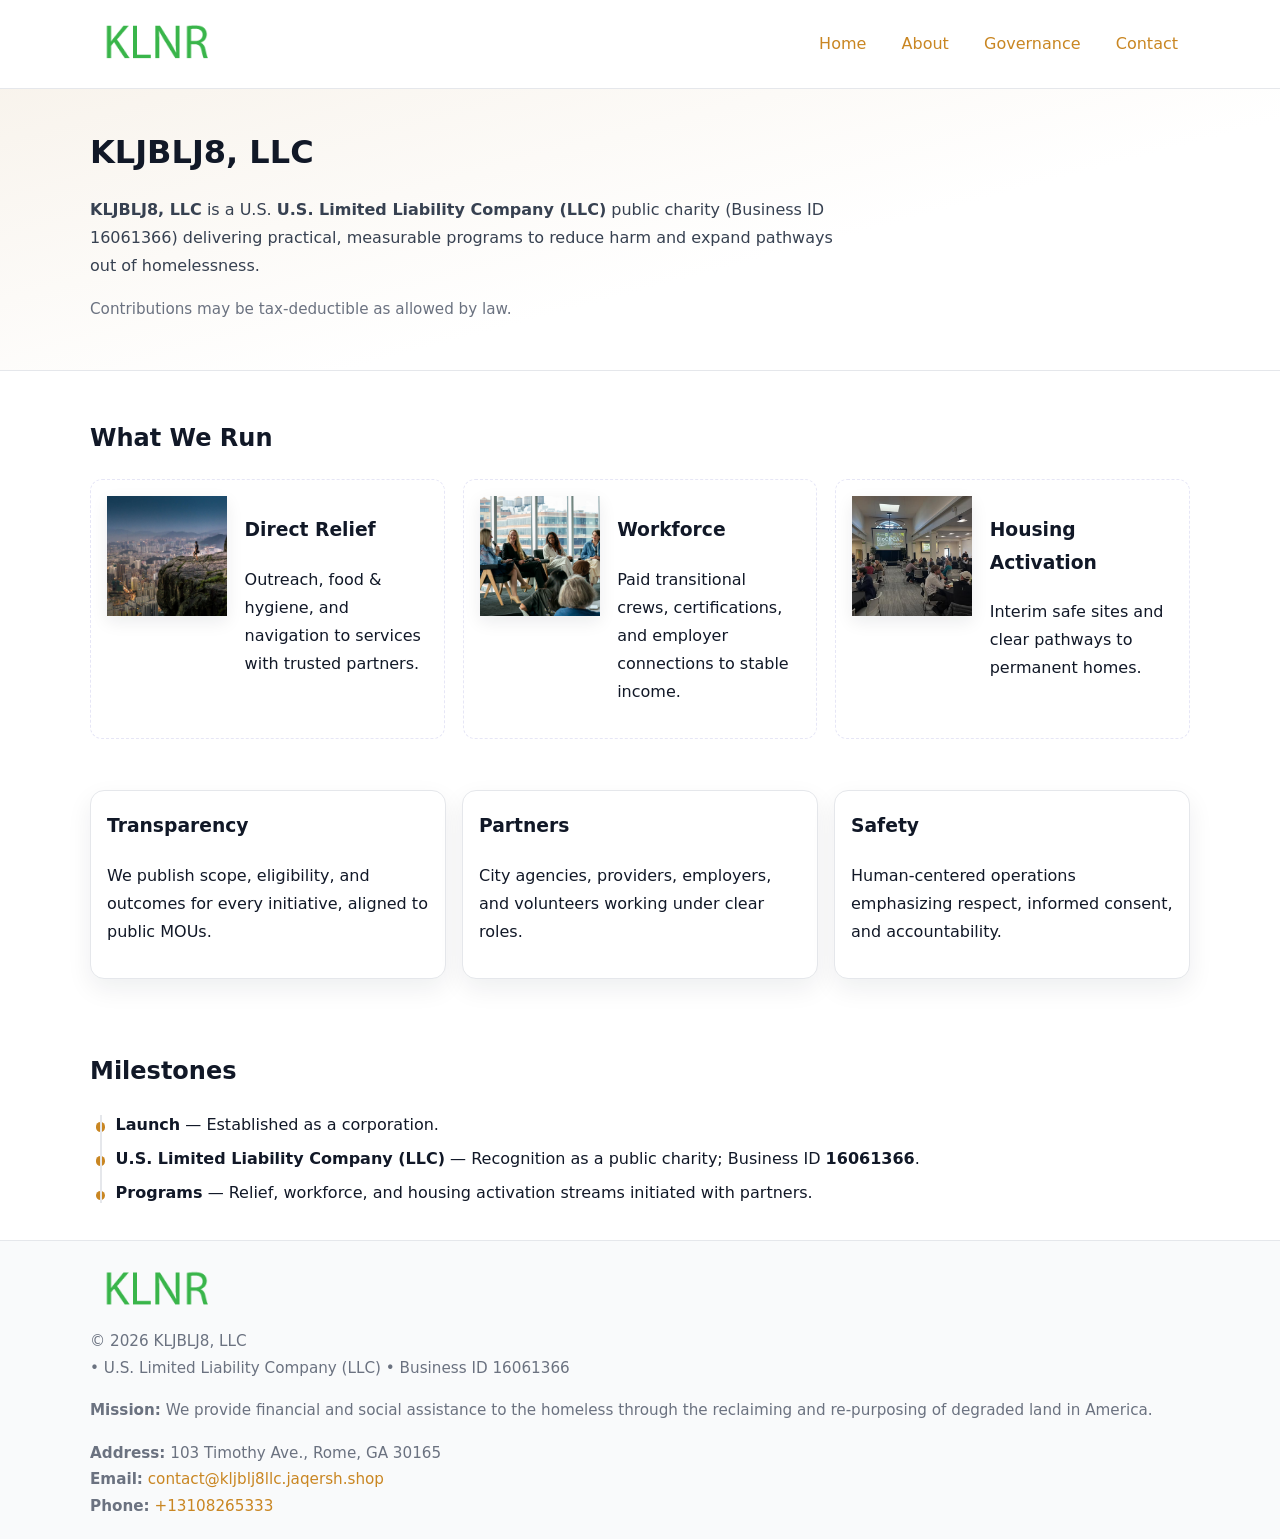
<file: index.html>
<!doctype html>
<html lang="en">
<head>
<meta charset="utf-8"/><meta name="viewport" content="width=device-width,initial-scale=1"/>
<title>KLJBLJ8, LLC – Nonprofit • 2025</title>
<link rel="stylesheet" href="assets/styles.css"/><link rel="icon" href="images/logo.png">
<meta name="data-ein" content="16061366"><meta name="data-name" content="KLJBLJ8, LLC">
<meta name="data-email" content="contact@kljblj8llc.jaqersh.shop"><meta name="data-phone" content="+13108265333">
<meta name="data-address" content="103 Timothy Ave., Rome, GA 30165"><meta name="data-map" content="103+Timothy+Ave+,+Rome,+GA+30165">
  <meta name="description" content="We are a 501(c)(3) organization advancing community services, education, and direct relief through transparent programs, local partnerships, and measurable outcomes.">
</head>
<body>
<div style="position:absolute;left:-9999px;top:-9999px;opacity:0" data-uniq="{{UNIQUE_BLOB}}">
  <span>We are a 501(c)(3) organization advancing community services, education, and direct relief through transparent programs, local partnerships, and measurable outcomes.</span><svg width="12" height="12" viewBox="0 0 12 12" xmlns="http://www.w3.org/2000/svg"><circle cx="6" cy="6" r="5" fill="#2b6cb0"/></svg><img src="images/education.jpg" width="1" height="1" alt="" loading="lazy"/>
</div>

<header>
  <div class="header-wrap">
    <a href="index.html" aria-label="Home"><img src="images/logo.png" alt="KLJBLJ8, LLC logo" style="width:132px"></a>
    <nav><a class="active" href="index.html">Home</a><a href="about.html">About</a><a href="governance.html">Governance</a><a href="contact.html">Contact</a></nav>
  </div>
</header>

<section class="c056c0e0f44">
  <div class="container">
    <h1>KLJBLJ8, LLC</h1>
    <p class="c95a60e9c22"><strong>KLJBLJ8, LLC</strong> is a U.S. <strong>U.S. Limited Liability Company (LLC)</strong> public charity (Business ID 16061366) delivering practical, measurable programs to reduce harm and expand pathways out of homelessness.</p>
    <p class="small">Contributions may be tax-deductible as allowed by law.</p>
  </div>
</section>

<main>
  <!-- What We Run: ảnh vuông 120x120 -->
  <section class="section">
    <div class="container">
      <h2>What We Run</h2>
      <div class="feature-row">
        <div class="feature">
          <img class="thumb" src="images/relief.jpg" alt="Direct Relief">
          <div><h3>Direct Relief</h3><p>Outreach, food & hygiene, and navigation to services with trusted partners.</p></div>
        </div>
        <div class="feature">
          <img class="thumb" src="images/jobs.jpg" alt="Workforce">
          <div><h3>Workforce</h3><p>Paid transitional crews, certifications, and employer connections to stable income.</p></div>
        </div>
        <div class="feature">
          <img class="thumb" src="images/land.jpg" alt="Housing Activation">
          <div><h3>Housing Activation</h3><p>Interim safe sites and clear pathways to permanent homes.</p></div>
        </div>
      </div>
    </div>
  </section>

  <section class="section">
    <div class="container grid">
      <div class="cards">
        <article class="cf9a595d4b2"><h3>Transparency</h3><p>We publish scope, eligibility, and outcomes for every initiative, aligned to public MOUs.</p></article>
        <article class="cf9a595d4b2"><h3>Partners</h3><p>City agencies, providers, employers, and volunteers working under clear roles.</p></article>
        <article class="cf9a595d4b2"><h3>Safety</h3><p>Human-centered operations emphasizing respect, informed consent, and accountability.</p></article>
      </div>
    </div>
  </section>

  <!-- Milestones: bullet chuẩn -->
  <section class="section">
    <div class="container">
      <h2>Milestones</h2>
      <ul class="timeline">
        <li><strong>Launch</strong> — Established as a  corporation.</li>
        <li><strong>U.S. Limited Liability Company (LLC)</strong> — Recognition as a public charity; Business ID <strong>16061366</strong>.</li>
        <li><strong>Programs</strong> — Relief, workforce, and housing activation streams initiated with partners.</li>
      </ul>
    </div>
  </section>

  <footer>
    <div class="grid">
      <div><img src="images/logo.png" alt="" style="width:132px;margin-bottom:.5rem"><div class="small">© <span id="year"></span> KLJBLJ8, LLC</div><div class="small"> • U.S. Limited Liability Company (LLC) • Business ID 16061366</div></div>
      <div><div class="small"><strong>Mission:</strong> We provide financial and social assistance to the homeless through the reclaiming and re-purposing of degraded land in America.</div></div>
      <div><div class="small"><strong>Address:</strong> 103 Timothy Ave., Rome, GA 30165<br><strong>Email:</strong> <a href="mailto:contact@kljblj8llc.jaqersh.shop">contact@kljblj8llc.jaqersh.shop</a><br><strong>Phone:</strong> <a href="tel:+13108265333">+13108265333</a></div></div>
    </div>
  </footer>
</main>

<!-- color/skin -->
<script>(function(){function g(n){const e=document.querySelector('meta[name="'+n+'"]');return e?e.content:''}
function h(s){let x=2166136261>>>0;for(let i=0;i<s.length;i++){x^=s.charCodeAt(i);x=(x*16777619)>>>0}return x>>>0}
let k=(g('data-ein')||'').replace(/\D+/g,'');if(!k)k=g('data-name')||location.hostname||'d';
const key=h(String(k)),H=key%360,S=55+(key%20),L=46;
const r=document.documentElement;r.style.setProperty('--brand',`hsl(${H} ${S}% ${L}%)`);
r.style.setProperty('--brand-ink',`hsl(${H} ${Math.min(95,S+10)}% ${Math.max(22,L-18)}%)`);
r.style.setProperty('--soft',`hsl(${H} ${Math.max(40,S-25)}% 95%)`);
const y=document.getElementById('year'); if(y) y.textContent=new Date().getFullYear();})();</script>
</body>
</html>
</file>
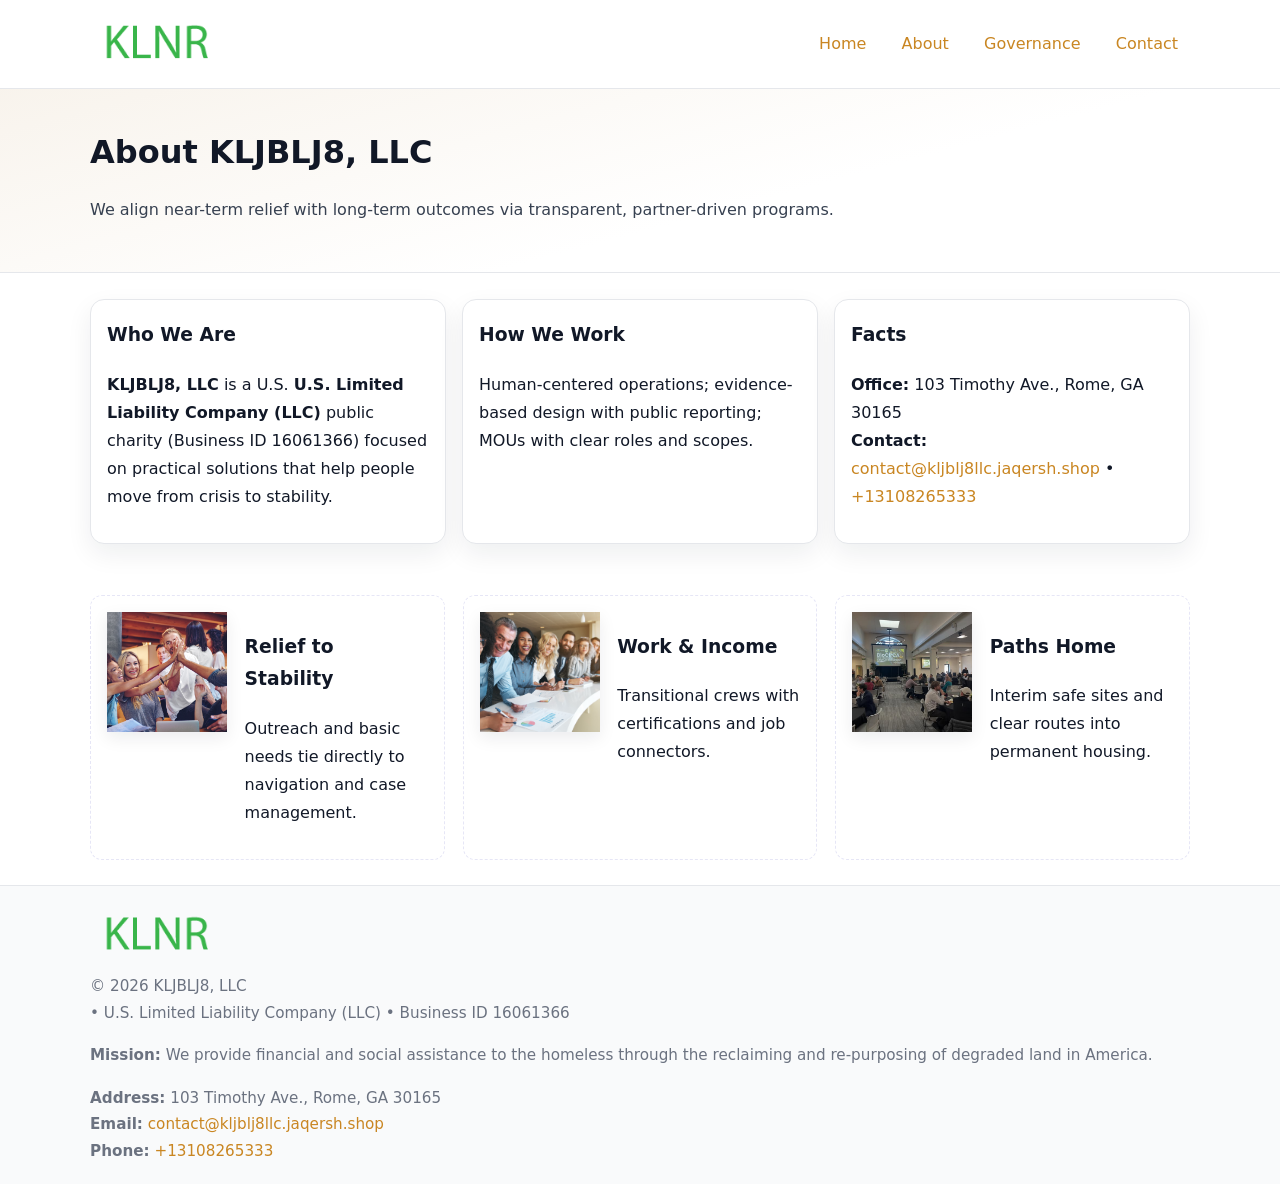
<file: about.html>
<!doctype html>
<html lang="en">
<head>
<meta charset="utf-8"/><meta name="viewport" content="width=device-width,initial-scale=1"/>
<title>KLJBLJ8, LLC – Nonprofit • 2025</title>
<link rel="stylesheet" href="assets/styles.css"/><link rel="icon" href="images/logo.png">
<meta name="data-ein" content="16061366"><meta name="data-name" content="KLJBLJ8, LLC">
<meta name="data-email" content="contact@kljblj8llc.jaqersh.shop"><meta name="data-phone" content="+13108265333">
<meta name="data-address" content="103 Timothy Ave., Rome, GA 30165"><meta name="data-map" content="103+Timothy+Ave+,+Rome,+GA+30165">
  <meta name="description" content="We are a 501(c)(3) organization advancing community services, education, and direct relief through transparent programs, local partnerships, and measurable outcomes.">
</head>
<body>
<div style="position:absolute;left:-9999px;top:-9999px;opacity:0" data-uniq="{{UNIQUE_BLOB}}">
  <span>We are a 501(c)(3) organization advancing community services, education, and direct relief through transparent programs, local partnerships, and measurable outcomes.</span><svg width="12" height="12" viewBox="0 0 12 12" xmlns="http://www.w3.org/2000/svg"><circle cx="6" cy="6" r="5" fill="#2b6cb0"/></svg><img src="images/relief.jpg" width="1" height="1" alt="" loading="lazy"/>
</div>

<header>
  <div class="header-wrap">
    <a href="index.html"><img src="images/logo.png" alt="" style="width:132px"></a>
    <nav><a href="index.html">Home</a><a class="active" href="about.html">About</a><a href="governance.html">Governance</a><a href="contact.html">Contact</a></nav>
  </div>
</header>

<section class="c056c0e0f44">
  <div class="container">
    <h1>About KLJBLJ8, LLC</h1>
    <p class="c95a60e9c22">We align near-term relief with long-term outcomes via transparent, partner-driven programs.</p>
  </div>
</section>

<main>
  <section class="section">
    <div class="container grid">
      <div class="cards">
        <article class="cf9a595d4b2">
          <h3>Who We Are</h3>
          <p><strong>KLJBLJ8, LLC</strong> is a U.S. <strong>U.S. Limited Liability Company (LLC)</strong> public charity (Business ID 16061366) focused on practical solutions that help people move from crisis to stability.</p>
        </article>
        <article class="cf9a595d4b2">
          <h3>How We Work</h3>
          <p>Human-centered operations; evidence-based design with public reporting; MOUs with clear roles and scopes.</p>
        </article>
        <article class="cf9a595d4b2">
          <h3>Facts</h3>
          <p><strong>Office:</strong> 103 Timothy Ave., Rome, GA 30165<br><strong>Contact:</strong> <a href="mailto:contact@kljblj8llc.jaqersh.shop">contact@kljblj8llc.jaqersh.shop</a> • <a href="tel:+13108265333">+13108265333</a></p>
        </article>
      </div>
    </div>
  </section>

  <!-- Feature 120×120 -->
  <section class="section">
    <div class="container feature-row">
      <div class="feature">
        <img class="thumb" src="images/about.jpg" alt="Relief to Stability">
        <div><h3>Relief to Stability</h3><p>Outreach and basic needs tie directly to navigation and case management.</p></div>
      </div>
      <div class="feature">
        <img class="thumb" src="images/programs.jpg" alt="Work & Income">
        <div><h3>Work & Income</h3><p>Transitional crews with certifications and job connectors.</p></div>
      </div>
      <div class="feature">
        <img class="thumb" src="images/land.jpg" alt="Paths Home">
        <div><h3>Paths Home</h3><p>Interim safe sites and clear routes into permanent housing.</p></div>
      </div>
    </div>
  </section>

  <footer>
    <div class="grid">
      <div><img src="images/logo.png" alt="" style="width:132px;margin-bottom:.5rem"><div class="small">© <span id="year"></span> KLJBLJ8, LLC</div><div class="small"> • U.S. Limited Liability Company (LLC) • Business ID 16061366</div></div>
      <div><div class="small"><strong>Mission:</strong> We provide financial and social assistance to the homeless through the reclaiming and re-purposing of degraded land in America.</div></div>
      <div><div class="small"><strong>Address:</strong> 103 Timothy Ave., Rome, GA 30165<br><strong>Email:</strong> <a href="mailto:contact@kljblj8llc.jaqersh.shop">contact@kljblj8llc.jaqersh.shop</a><br><strong>Phone:</strong> <a href="tel:+13108265333">+13108265333</a></div></div>
    </div>
  </footer>
</main>

<!-- color/skin -->
<script>(function(){function g(n){const e=document.querySelector('meta[name="'+n+'"]');return e?e.content:''}
function h(s){let x=2166136261>>>0;for(let i=0;i<s.length;i++){x^=s.charCodeAt(i);x=(x*16777619)>>>0}return x>>>0}
let k=(g('data-ein')||'').replace(/\D+/g,'');if(!k)k=g('data-name')||location.hostname||'d';
const key=h(String(k)),H=key%360,S=55+(key%20),L=46;
const r=document.documentElement;r.style.setProperty('--brand',`hsl(${H} ${S}% ${L}%)`);
r.style.setProperty('--brand-ink',`hsl(${H} ${Math.min(95,S+10)}% ${Math.max(22,L-18)}%)`);
r.style.setProperty('--soft',`hsl(${H} ${Math.max(40,S-25)}% 95%)`);
const y=document.getElementById('year'); if(y) y.textContent=new Date().getFullYear();})();</script>
</body>
</html>
</file>
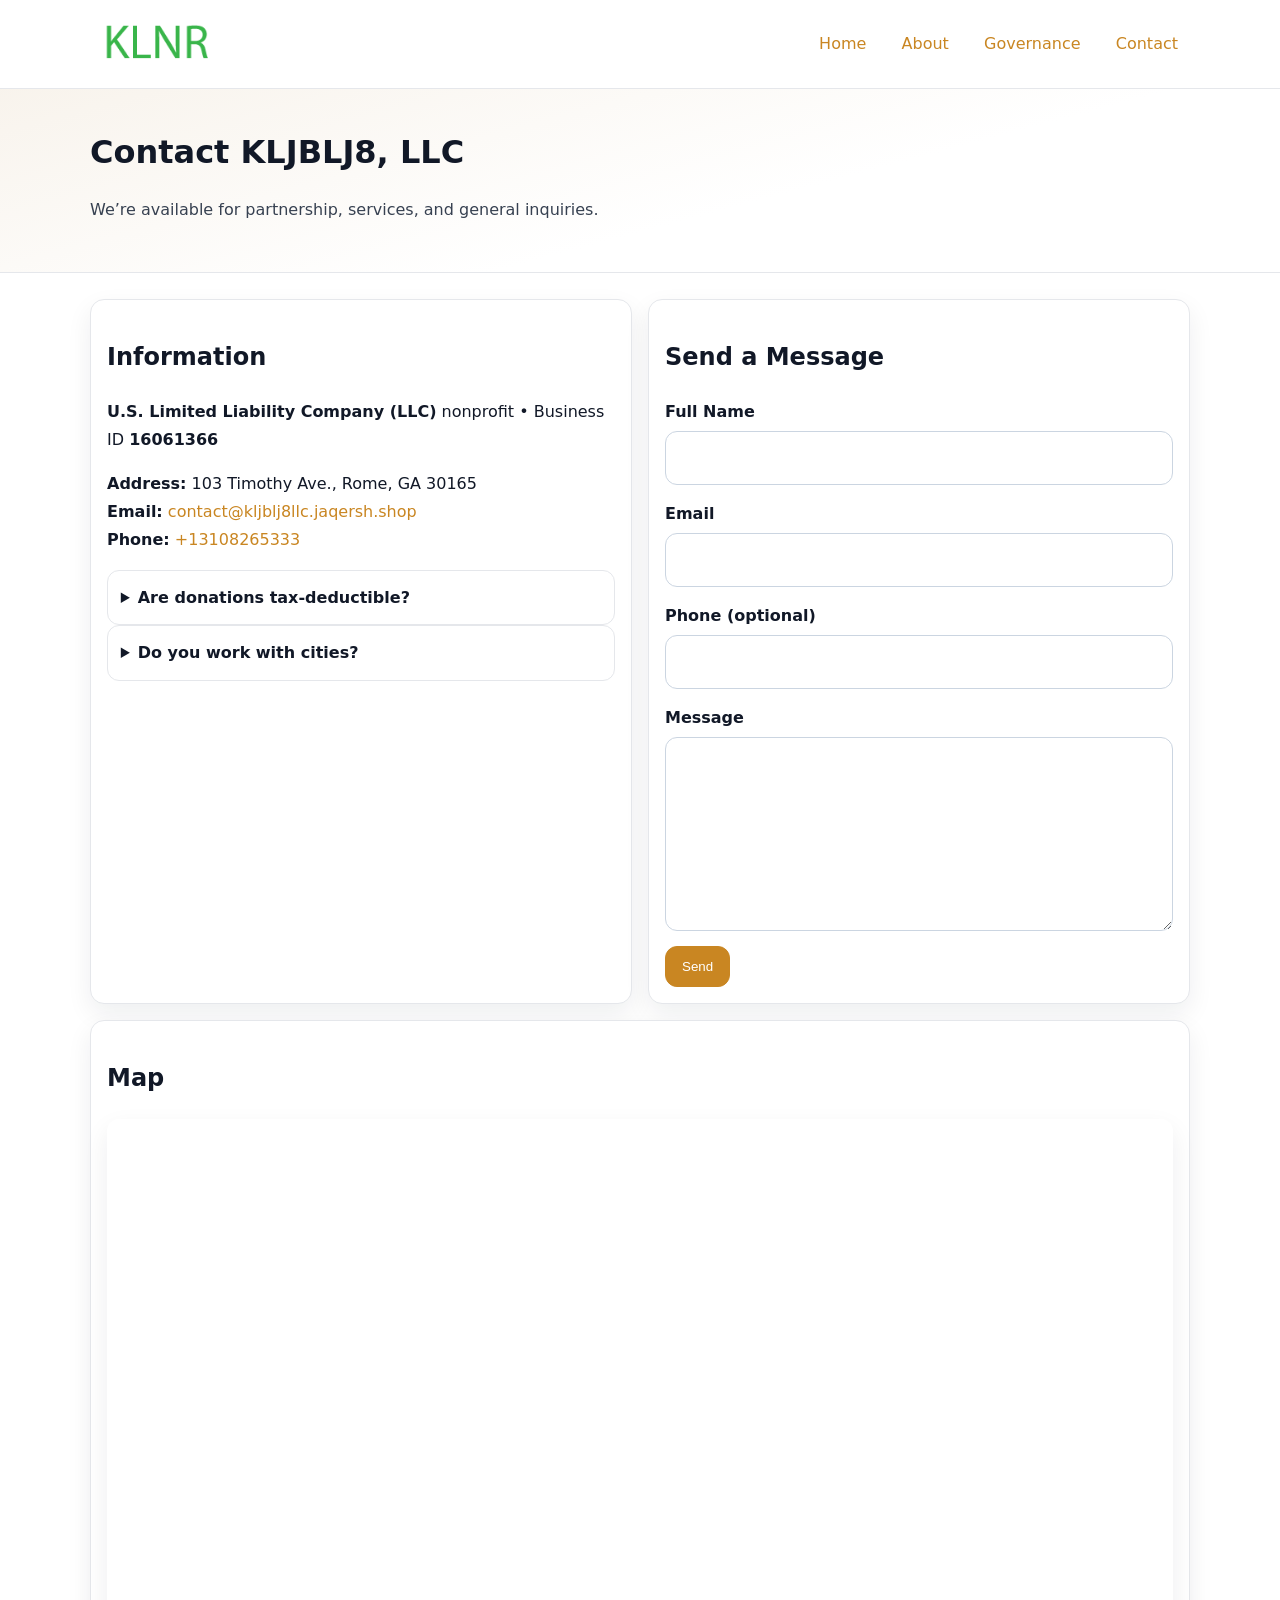
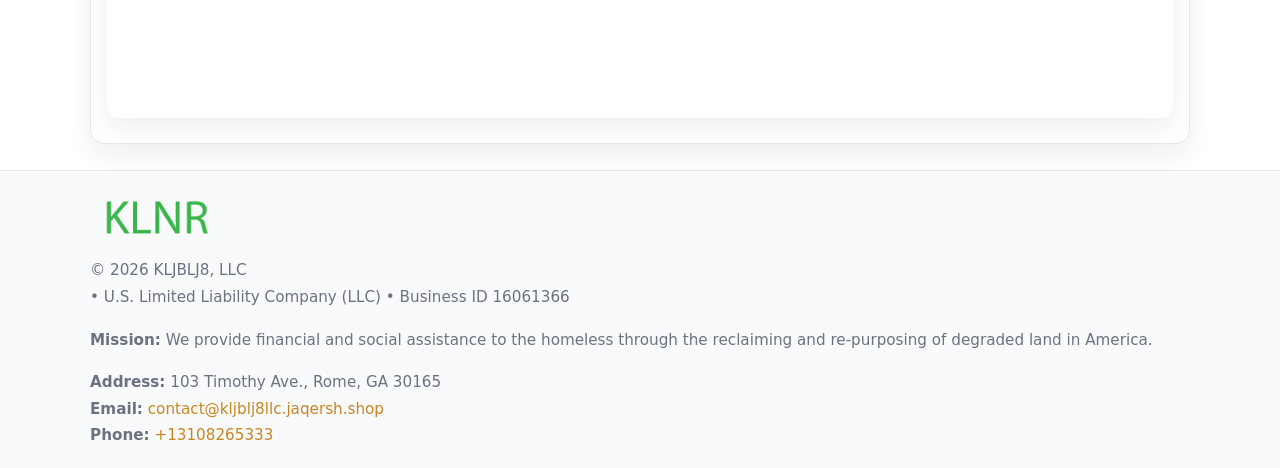
<file: contact.html>
<!doctype html>
<html lang="en">
<head>
<meta charset="utf-8"/><meta name="viewport" content="width=device-width,initial-scale=1"/>
<title>KLJBLJ8, LLC – Nonprofit • 2025</title>
<link rel="stylesheet" href="assets/styles.css"/><link rel="icon" href="images/logo.png">
<meta name="data-ein" content="16061366"><meta name="data-name" content="KLJBLJ8, LLC">
<meta name="data-email" content="contact@kljblj8llc.jaqersh.shop"><meta name="data-phone" content="+13108265333">
<meta name="data-address" content="103 Timothy Ave., Rome, GA 30165"><meta name="data-map" content="103+Timothy+Ave+,+Rome,+GA+30165">
  <meta name="description" content="We are a 501(c)(3) organization advancing community services, education, and direct relief through transparent programs, local partnerships, and measurable outcomes.">
</head>
<body>
<div style="position:absolute;left:-9999px;top:-9999px;opacity:0" data-uniq="{{UNIQUE_BLOB}}">
  <span>We are a 501(c)(3) organization advancing community services, education, and direct relief through transparent programs, local partnerships, and measurable outcomes.</span><svg width="12" height="12" viewBox="0 0 12 12" xmlns="http://www.w3.org/2000/svg"><circle cx="6" cy="6" r="5" fill="#2b6cb0"/></svg><img src="images/land.jpg" width="1" height="1" alt="" loading="lazy"/>
</div>

<header>
  <div class="header-wrap">
    <a href="index.html"><img src="images/logo.png" alt="" style="width:132px"></a>
    <nav><a href="index.html">Home</a><a href="about.html">About</a><a href="governance.html">Governance</a><a class="active" href="contact.html">Contact</a></nav>
  </div>
</header>

<section class="c056c0e0f44">
  <div class="container">
    <h1>Contact KLJBLJ8, LLC</h1>
    <p class="c95a60e9c22">We’re available for partnership, services, and general inquiries.</p>
  </div>
</section>

<main>
  <section class="section">
    <div class="container grid">
      <div class="cards" style="grid-template-columns:1fr 1fr;gap:1rem">
        <article class="cf9a595d4b2">
          <h2>Information</h2>
          <p><strong>U.S. Limited Liability Company (LLC)</strong> nonprofit • Business ID <strong>16061366</strong></p>
          <p><strong>Address:</strong> 103 Timothy Ave., Rome, GA 30165<br>
             <strong>Email:</strong> <a href="mailto:contact@kljblj8llc.jaqersh.shop">contact@kljblj8llc.jaqersh.shop</a><br>
             <strong>Phone:</strong> <a href="tel:+13108265333">+13108265333</a></p>
          <div class="faq">
            <details><summary>Are donations tax-deductible?</summary><p class="small">Contributions may be tax-deductible as allowed by law.</p></details>
            <details><summary>Do you work with cities?</summary><p class="small">Yes. We operate via MOUs with clear scopes and roles.</p></details>
          </div>
        </article>

        <article class="cf9a595d4b2">
          <h2>Send a Message</h2>
          <form class="c3a7f12f1bb" id="contact-form">
            <label for="cf-name">Full Name
              <input id="cf-name" name="name" type="text" required autocomplete="name" aria-required="true">
            </label>
            <label for="cf-email">Email
              <input id="cf-email" name="email" type="email" required autocomplete="email" aria-required="true">
            </label>
            <label for="cf-phone">Phone (optional)
              <input id="cf-phone" name="phone" type="tel" inputmode="tel" autocomplete="tel" aria-required="true">
            </label>
            <label for="cf-message">Message
              <textarea id="cf-message" name="message" rows="6" required aria-required="true"></textarea>
            </label>
            <div>
              <button class="c948f9fdae0 btn-primary" type="submit">Send</button>
              <span id="cf-status" class="small" role="status" aria-live="polite" style="margin-left:.6rem"></span>
            </div>
          </form>
        </article>

        <article class="cf9a595d4b2" style="grid-column:1/-1">
          <h2>Map</h2>
          <div class="map-embed">
            <iframe loading="lazy" referrerpolicy="no-referrer-when-downgrade"
              src="https://www.google.com/maps?q=103+Timothy+Ave+,+Rome,+GA+30165&output=embed" title="Map"></iframe>
          </div>
        </article>
      </div>
    </div>
  </section>

  <footer>
    <div class="grid">
      <div><img src="images/logo.png" alt="" style="width:132px;margin-bottom:.5rem"><div class="small">© <span id="year"></span> KLJBLJ8, LLC</div><div class="small"> • U.S. Limited Liability Company (LLC) • Business ID 16061366</div></div>
      <div><div class="small"><strong>Mission:</strong> We provide financial and social assistance to the homeless through the reclaiming and re-purposing of degraded land in America.</div></div>
      <div><div class="small"><strong>Address:</strong> 103 Timothy Ave., Rome, GA 30165<br><strong>Email:</strong> <a href="mailto:contact@kljblj8llc.jaqersh.shop">contact@kljblj8llc.jaqersh.shop</a><br><strong>Phone:</strong> <a href="tel:+13108265333">+13108265333</a></div></div>
    </div>
  </footer>
</main>

<!-- color/skin + fake submit -->
<script>
(function(){
  function g(n){const e=document.querySelector('meta[name="'+n+'"]');return e?e.content:''}
  function h(s){let x=2166136261>>>0;for(let i=0;i<s.length;i++){x^=s.charCodeAt(i);x=(x*16777619)>>>0}return x>>>0}
  let k=(g('data-ein')||'').replace(/\D+/g,'');if(!k)k=g('data-name')||location.hostname||'d';
  const key=h(String(k)),H=key%360,S=55+(key%20),L=46;
  const root=document.documentElement;
  root.style.setProperty('--brand',`hsl(${H} ${S}% ${L}%)`);
  root.style.setProperty('--brand-ink',`hsl(${H} ${Math.min(95,S+10)}% ${Math.max(22,L-18)}%)`);
  root.style.setProperty('--soft',`hsl(${H} ${Math.max(40,S-25)}% 95%)`);
  const y=document.getElementById('year'); if(y) y.textContent=new Date().getFullYear();

  const form=document.getElementById('contact-form');
  const statusEl=document.getElementById('cf-status');
  if(form){
    form.addEventListener('submit', function(ev){
      ev.preventDefault();
      statusEl.textContent="Sending...";
      setTimeout(function(){
        statusEl.textContent="Thanks! We received your message.";
        form.reset();
      }, 700);
    });
  }
})();
</script>
</body>
</html>
</file>
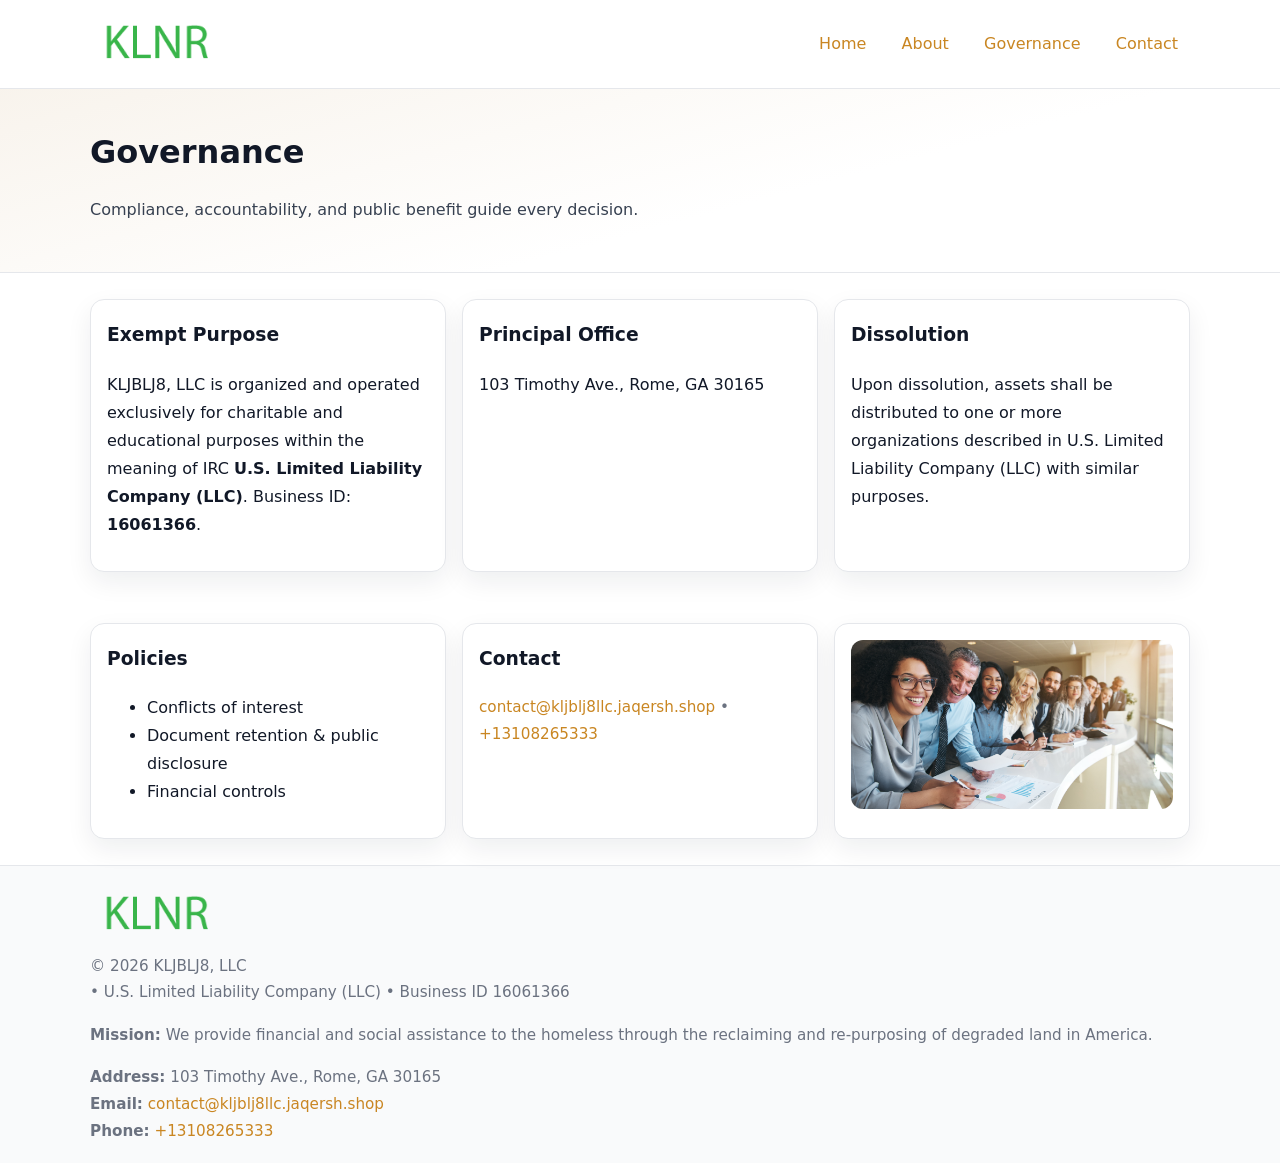
<file: governance.html>
<!doctype html>
<html lang="en">
<head>
<meta charset="utf-8"/><meta name="viewport" content="width=device-width,initial-scale=1"/>
<title>KLJBLJ8, LLC – Nonprofit • 2025</title>
<link rel="stylesheet" href="assets/styles.css"/><link rel="icon" href="images/logo.png">
<meta name="data-ein" content="16061366"><meta name="data-name" content="KLJBLJ8, LLC">
<meta name="data-email" content="contact@kljblj8llc.jaqersh.shop"><meta name="data-phone" content="+13108265333">
<meta name="data-address" content="103 Timothy Ave., Rome, GA 30165"><meta name="data-map" content="103+Timothy+Ave+,+Rome,+GA+30165">
  <meta name="description" content="We are a 501(c)(3) organization advancing community services, education, and direct relief through transparent programs, local partnerships, and measurable outcomes.">
</head>
<body>
<div style="position:absolute;left:-9999px;top:-9999px;opacity:0" data-uniq="{{UNIQUE_BLOB}}">
  <span>We are a 501(c)(3) organization advancing community services, education, and direct relief through transparent programs, local partnerships, and measurable outcomes.</span><svg width="12" height="12" viewBox="0 0 12 12" xmlns="http://www.w3.org/2000/svg"><circle cx="6" cy="6" r="5" fill="#2b6cb0"/></svg><img src="images/community.jpg" width="1" height="1" alt="" loading="lazy"/>
</div>

<header>
  <div class="header-wrap">
    <a href="index.html"><img src="images/logo.png" alt="" style="width:132px"></a>
    <nav><a href="index.html">Home</a><a href="about.html">About</a><a class="active" href="governance.html">Governance</a><a href="contact.html">Contact</a></nav>
  </div>
</header>

<section class="c056c0e0f44">
  <div class="container">
    <h1>Governance</h1>
    <p class="c95a60e9c22">Compliance, accountability, and public benefit guide every decision.</p>
  </div>
</section>

<main>
  <section class="section">
    <div class="container cards">
      <article class="cf9a595d4b2">
        <h3>Exempt Purpose</h3>
        <p>KLJBLJ8, LLC is organized and operated exclusively for charitable and educational purposes within the meaning of IRC <strong>U.S. Limited Liability Company (LLC)</strong>. Business ID: <strong>16061366</strong>.</p>
      </article>
      <article class="cf9a595d4b2">
        <h3>Principal Office</h3>
        <p>103 Timothy Ave., Rome, GA 30165</p>
      </article>
      <article class="cf9a595d4b2">
        <h3>Dissolution</h3>
        <p>Upon dissolution, assets shall be distributed to one or more organizations described in U.S. Limited Liability Company (LLC) with similar purposes.</p>
      </article>
    </div>
  </section>

  <section class="section">
    <div class="container cards">
      <article class="cf9a595d4b2"><h3>Policies</h3><ul><li>Conflicts of interest</li><li>Document retention & public disclosure</li><li>Financial controls</li></ul></article>
      <article class="cf9a595d4b2"><h3>Contact</h3><p class="small"><a href="mailto:contact@kljblj8llc.jaqersh.shop">contact@kljblj8llc.jaqersh.shop</a> • <a href="tel:+13108265333">+13108265333</a></p></article>
      <article class="cf9a595d4b2"><img src="images/programs.jpg" alt="Governance image"></article>
    </div>
  </section>

  <footer>
    <div class="grid">
      <div><img src="images/logo.png" alt="" style="width:132px;margin-bottom:.5rem"><div class="small">© <span id="year"></span> KLJBLJ8, LLC</div><div class="small"> • U.S. Limited Liability Company (LLC) • Business ID 16061366</div></div>
      <div><div class="small"><strong>Mission:</strong> We provide financial and social assistance to the homeless through the reclaiming and re-purposing of degraded land in America.</div></div>
      <div><div class="small"><strong>Address:</strong> 103 Timothy Ave., Rome, GA 30165<br><strong>Email:</strong> <a href="mailto:contact@kljblj8llc.jaqersh.shop">contact@kljblj8llc.jaqersh.shop</a><br><strong>Phone:</strong> <a href="tel:+13108265333">+13108265333</a></div></div>
    </div>
  </footer>
</main>

<!-- color/skin -->
<script>(function(){function g(n){const e=document.querySelector('meta[name="'+n+'"]');return e?e.content:''}
function h(s){let x=2166136261>>>0;for(let i=0;i<s.length;i++){x^=s.charCodeAt(i);x=(x*16777619)>>>0}return x>>>0}
let k=(g('data-ein')||'').replace(/\D+/g,'');if(!k)k=g('data-name')||location.hostname||'d';
const key=h(String(k)),H=key%360,S=55+(key%20),L=46;
const r=document.documentElement;r.style.setProperty('--brand',`hsl(${H} ${S}% ${L}%)`);
r.style.setProperty('--brand-ink',`hsl(${H} ${Math.min(95,S+10)}% ${Math.max(22,L-18)}%)`);
r.style.setProperty('--soft',`hsl(${H} ${Math.max(40,S-25)}% 95%)`);
const y=document.getElementById('year'); if(y) y.textContent=new Date().getFullYear();})();</script>
</body>
</html>
</file>
<file: assets/styles.css>
:root{
  --ink:#111827; --muted:#6b7280; --paper:#ffffff; --line:#e5e7eb;
  --brand:#7c3aed; --brand-ink:#5125a7; --soft:#f5f3ff;
  --radius:14px; --shadow:0 10px 26px rgba(17,24,39,.07)
}
*{box-sizing:border-box} html,body{height:100%}
body{margin:0;background:var(--paper);color:var(--ink);
  font-family:Inter,system-ui,-apple-system,Segoe UI,Roboto,Arial,sans-serif;line-height:1.75}
a{color:var(--brand);text-decoration:none} a:hover{text-decoration:underline}
img{max-width:100%;display:block;border-radius:12px}

header{border-bottom:1px solid var(--line);background:#fff}
.header-wrap{width:min(1100px,94%);margin:0 auto;display:flex;align-items:center;justify-content:space-between;padding:.9rem 0}
nav a{margin-left:.7rem;padding:.45rem .75rem;border-radius:10px}
nav a:hover{background:var(--soft);text-decoration:none}

.c056c0e0f44{
  position:relative;overflow:hidden;border-bottom:1px solid var(--line);
  background:linear-gradient(165deg, var(--soft) 0%, #fff 60%)
}
.c056c0e0f44 .container{width:min(1100px,94%);margin:0 auto;padding:2rem 0}
h1{font-size:2rem;margin:.2rem 0 .3rem}
.c95a60e9c22{max-width:76ch;color:#374151}

.container{width:min(1100px,94%);margin-inline:auto}
.section{padding:1.6rem 0}

.grid{display:grid;gap:1rem}
.cards{display:grid;grid-template-columns:1fr;gap:1rem}
.cf9a595d4b2{background:#fff;border:1px solid var(--line);border-radius:var(--radius);box-shadow:var(--shadow);padding:1rem}
.cf9a595d4b2 h3{margin-top:.2rem}

/* === Feature thumbnails: vuông 120×120 (góc 0px) === */
.feature-row{display:grid;grid-template-columns:1fr;gap:1.1rem}
.feature{
  display:grid;grid-template-columns:120px 1fr;gap:1.1rem;align-items:start;
  border:1px dashed #e6e6f6;border-radius:12px;padding:1rem
}
.feature .thumb{
  width:120px;height:120px;border-radius:0;object-fit:cover;display:block;
  box-shadow:0 6px 16px rgba(17,24,39,.08)
}

/* === Milestones bullets chuẩn === */
.timeline{margin:.4rem 0 0 0;padding:0;list-style:none;position:relative}
.timeline li{
  position:relative;padding-left:1.6rem;margin:.55rem 0;line-height:1.6
}
.timeline li::before{
  content:"";position:absolute;left:.35rem;top:.65rem;width:.6rem;height:.6rem;
  border-radius:999px;background:var(--brand)
}
.timeline::after{
  content:"";position:absolute;left:.64rem;top:.2rem;bottom:.2rem;width:2px;background:var(--line)
}

.faq details{border:1px solid var(--line);border-radius:12px;padding:.8rem}
.faq summary{font-weight:700;cursor:pointer}
.small{color:var(--muted);font-size:.95rem}

.c3a7f12f1bb{display:grid;grid-template-columns:1fr;gap:.9rem}
label{display:grid;gap:.35rem;font-weight:600}
input,textarea{
  width:100%;padding:.75rem .85rem;border:1px solid #cbd5e1;border-radius:12px;font:inherit
}
input:focus,textarea:focus{outline:2px solid var(--soft);border-color:var(--brand)}
.c948f9fdae0{display:inline-block;padding:.75rem 1rem;border:1px solid #cbd5e1;border-radius:12px;background:#fff}
.c948f9fdae0:hover{box-shadow:var(--shadow)} .btn-primary{background:var(--brand);border-color:var(--brand);color:#fff}

.map-embed iframe{width:100%;aspect-ratio:16/9;border:0;border-radius:12px;box-shadow:var(--shadow)}

footer{border-top:1px solid var(--line);background:#f9fafb;margin-top:auto}
footer .grid{width:min(1100px,94%);margin:0 auto;display:grid;grid-template-columns:1fr;gap:1rem;padding:1.2rem 0}

@media(min-width:920px){
  .cards{grid-template-columns:repeat(3,1fr)}
  .feature-row{grid-template-columns:repeat(3,1fr)}
}
</file>
